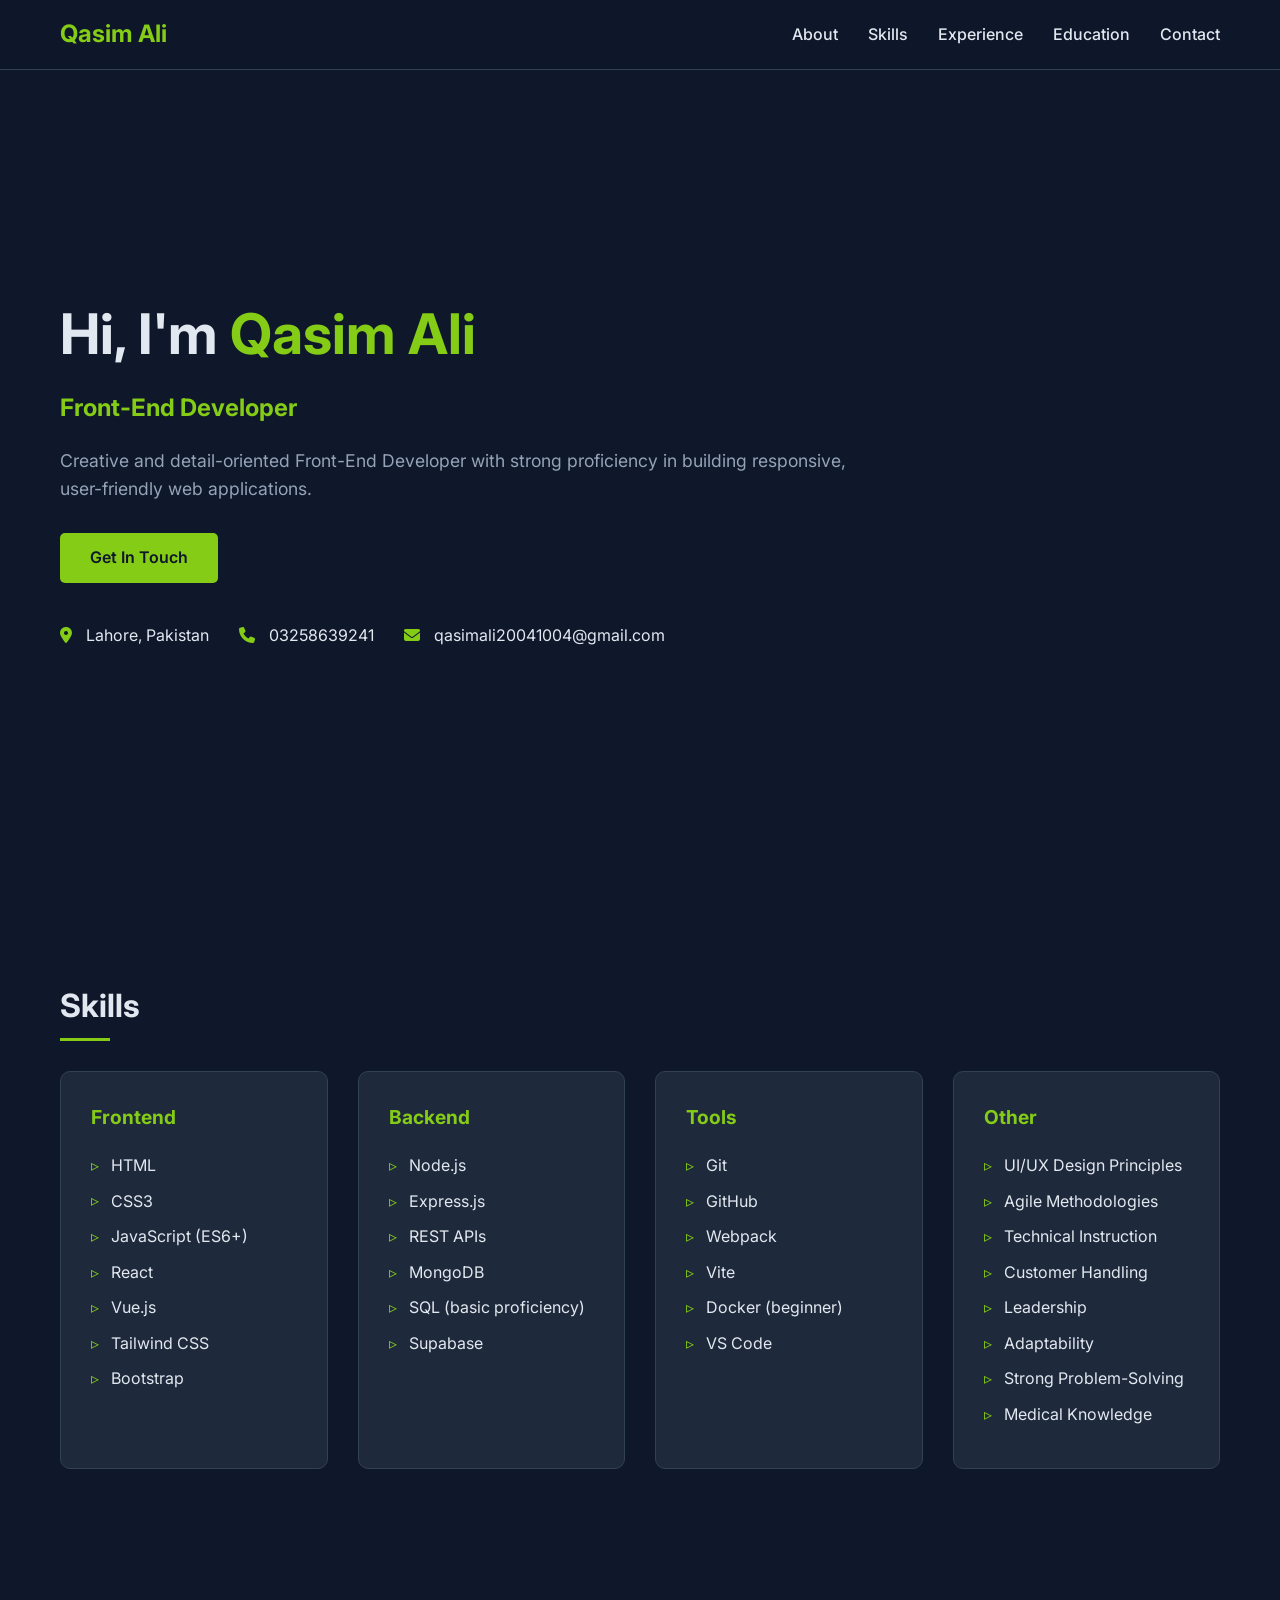
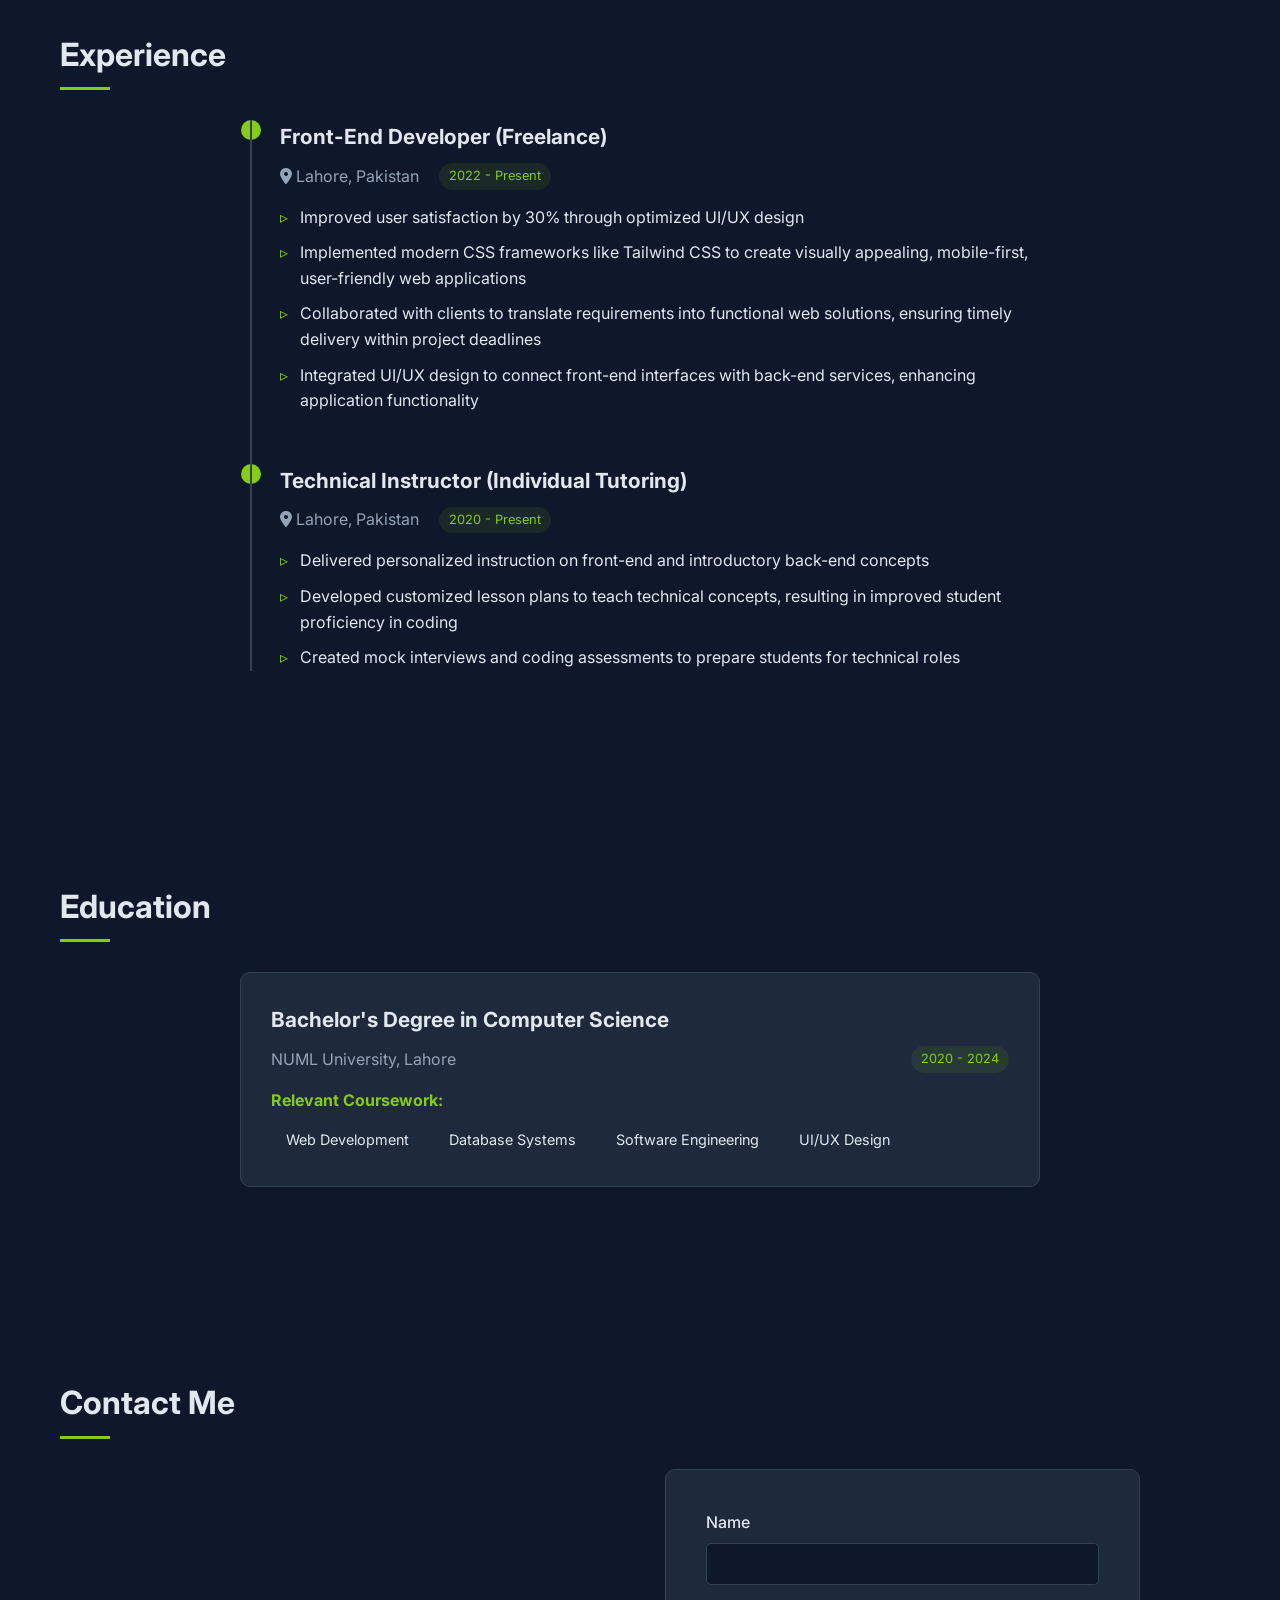
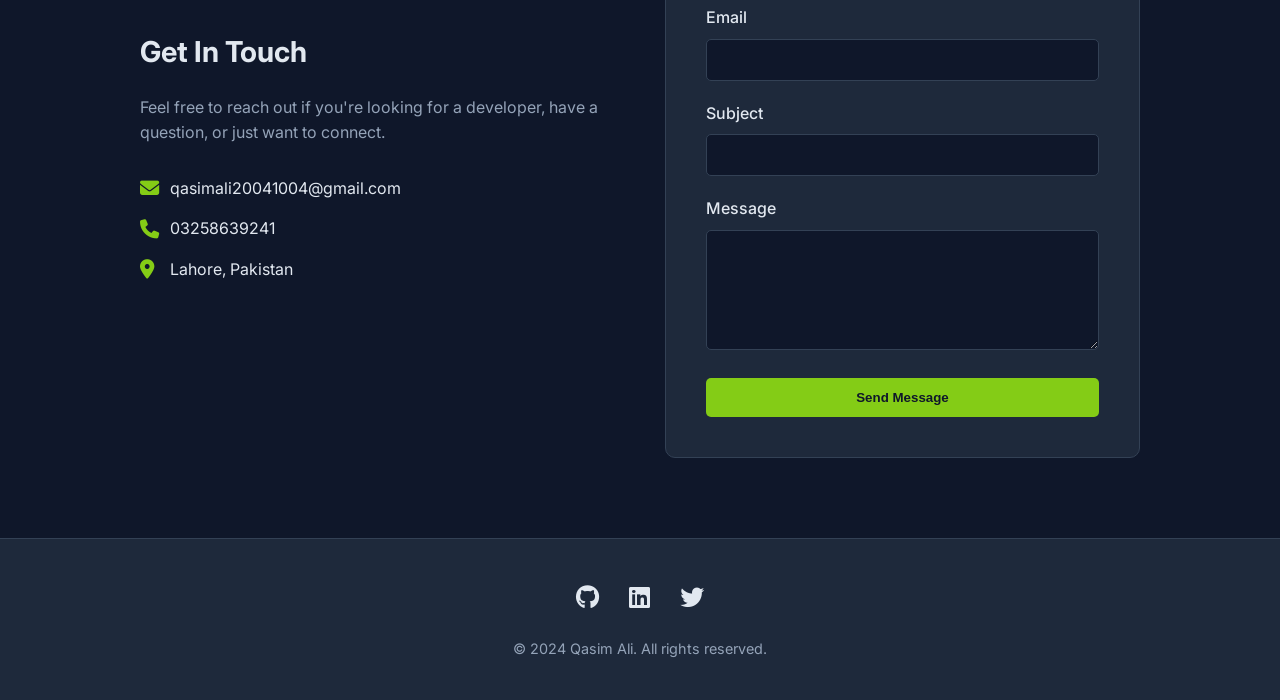
<file: portfolio.html>
<!DOCTYPE html>
<html lang="en">
<head>
    <meta charset="UTF-8">
    <meta name="viewport" content="width=device-width, initial-scale=1.0">
    <title>Qasim Ali - Portfolio</title>
    <!-- Favicon -->
    <link rel="icon" type="image/png" href="https://cdn.jsdelivr.net/npm/@fortawesome/fontawesome-free@6.4.2/svgs/solid/code.svg">
    <!-- Font Awesome -->
    <link rel="stylesheet" href="https://cdnjs.cloudflare.com/ajax/libs/font-awesome/6.4.2/css/all.min.css">
    <!-- Google Fonts -->
    <link rel="preconnect" href="https://fonts.googleapis.com">
    <link rel="preconnect" href="https://fonts.gstatic.com" crossorigin>
    <link href="https://fonts.googleapis.com/css2?family=Inter:wght@300;400;500;600;700&display=swap" rel="stylesheet">
    <style>
        :root {
            --bg-color: #0f172a;
            --text-color: #e2e8f0;
            --accent-color: #84cc16;
            --secondary-color: #1e293b;
            --muted-color: #94a3b8;
            --border-color: #334155;
            --card-bg: #1e293b;
            --header-height: 70px;
        }
        
        * {
            margin: 0;
            padding: 0;
            box-sizing: border-box;
        }
        
        body {
            font-family: 'Inter', sans-serif;
            background-color: var(--bg-color);
            color: var(--text-color);
            line-height: 1.6;
        }
        
        a {
            color: var(--accent-color);
            text-decoration: none;
            transition: all 0.3s ease;
        }
        
        a:hover {
            opacity: 0.8;
        }
        
        .container {
            width: 100%;
            max-width: 1200px;
            margin: 0 auto;
            padding: 0 20px;
        }
        
        .section {
            padding: 80px 0;
        }
        
        .section-title {
            font-size: 2rem;
            margin-bottom: 40px;
            position: relative;
            display: inline-block;
        }
        
        .section-title::after {
            content: '';
            position: absolute;
            left: 0;
            bottom: -10px;
            width: 50px;
            height: 3px;
            background-color: var(--accent-color);
        }
        
        /* Header */
        header {
            position: fixed;
            top: 0;
            left: 0;
            width: 100%;
            background-color: rgba(15, 23, 42, 0.9);
            backdrop-filter: blur(10px);
            z-index: 1000;
            border-bottom: 1px solid var(--border-color);
            height: var(--header-height);
        }
        
        .header-container {
            display: flex;
            justify-content: space-between;
            align-items: center;
            height: 100%;
        }
        
        .logo {
            font-size: 1.5rem;
            font-weight: 700;
            color: var(--accent-color);
        }
        
        .nav-links {
            display: flex;
            list-style: none;
        }
        
        .nav-links li {
            margin-left: 30px;
        }
        
        .nav-links a {
            color: var(--text-color);
            font-weight: 500;
            position: relative;
        }
        
        .nav-links a::after {
            content: '';
            position: absolute;
            left: 0;
            bottom: -5px;
            width: 0;
            height: 2px;
            background-color: var(--accent-color);
            transition: width 0.3s ease;
        }
        
        .nav-links a:hover::after {
            width: 100%;
        }
        
        .mobile-menu-btn {
            display: none;
            background: none;
            border: none;
            color: var(--text-color);
            font-size: 1.5rem;
            cursor: pointer;
        }
        
        /* Hero Section */
        .hero {
            min-height: 100vh;
            display: flex;
            align-items: center;
            padding-top: var(--header-height);
            position: relative;
        }
        
        .hero-content {
            max-width: 800px;
        }
        
        .hero-title {
            font-size: 3.5rem;
            line-height: 1.2;
            margin-bottom: 20px;
        }
        
        .hero-subtitle {
            font-size: 1.5rem;
            color: var(--accent-color);
            margin-bottom: 20px;
        }
        
        .hero-description {
            font-size: 1.1rem;
            margin-bottom: 30px;
            color: var(--muted-color);
        }
        
        .hero-cta {
            display: inline-block;
            background-color: var(--accent-color);
            color: var(--bg-color);
            padding: 12px 30px;
            border-radius: 5px;
            font-weight: 600;
            transition: all 0.3s ease;
        }
        
        .hero-cta:hover {
            transform: translateY(-3px);
            box-shadow: 0 10px 20px rgba(0, 0, 0, 0.2);
        }
        
        .hero-info {
            display: flex;
            flex-wrap: wrap;
            margin-top: 40px;
        }
        
        .info-item {
            margin-right: 30px;
            margin-bottom: 20px;
        }
        
        .info-item i {
            color: var(--accent-color);
            margin-right: 10px;
        }
        
        /* Skills Section */
        .skills-container {
            display: grid;
            grid-template-columns: repeat(auto-fill, minmax(250px, 1fr));
            gap: 30px;
        }
        
        .skill-card {
            background-color: var(--card-bg);
            border-radius: 10px;
            padding: 30px;
            border: 1px solid var(--border-color);
            transition: all 0.3s ease;
        }
        
        .skill-card:hover {
            transform: translateY(-5px);
            box-shadow: 0 10px 20px rgba(0, 0, 0, 0.1);
            border-color: var(--accent-color);
        }
        
        .skill-title {
            font-size: 1.2rem;
            margin-bottom: 20px;
            color: var(--accent-color);
        }
        
        .skill-list {
            list-style: none;
        }
        
        .skill-list li {
            margin-bottom: 10px;
            position: relative;
            padding-left: 20px;
        }
        
        .skill-list li::before {
            content: '▹';
            position: absolute;
            left: 0;
            color: var(--accent-color);
        }
        
        /* Experience Section */
        .timeline {
            position: relative;
            max-width: 800px;
            margin: 0 auto;
        }
        
        .timeline::after {
            content: '';
            position: absolute;
            width: 2px;
            background-color: var(--border-color);
            top: 0;
            bottom: 0;
            left: 0;
            margin-left: 10px;
        }
        
        .timeline-item {
            padding-left: 40px;
            position: relative;
            margin-bottom: 50px;
        }
        
        .timeline-item::before {
            content: '';
            position: absolute;
            width: 20px;
            height: 20px;
            border-radius: 50%;
            background-color: var(--accent-color);
            left: 1px;
            top: 0;
            z-index: 1;
        }
        
        .timeline-title {
            font-size: 1.3rem;
            margin-bottom: 10px;
        }
        
        .timeline-subtitle {
            font-size: 1rem;
            color: var(--muted-color);
            margin-bottom: 15px;
            display: flex;
            align-items: center;
            flex-wrap: wrap;
        }
        
        .timeline-location {
            margin-right: 20px;
        }
        
        .timeline-period {
            background-color: rgba(132, 204, 22, 0.1);
            color: var(--accent-color);
            padding: 3px 10px;
            border-radius: 20px;
            font-size: 0.8rem;
        }
        
        .timeline-achievements {
            list-style: none;
        }
        
        .timeline-achievements li {
            margin-bottom: 10px;
            position: relative;
            padding-left: 20px;
        }
        
        .timeline-achievements li::before {
            content: '▹';
            position: absolute;
            left: 0;
            color: var(--accent-color);
        }
        
        /* Education Section */
        .education-container {
            max-width: 800px;
            margin: 0 auto;
        }
        
        .education-item {
            background-color: var(--card-bg);
            border-radius: 10px;
            padding: 30px;
            margin-bottom: 30px;
            border: 1px solid var(--border-color);
            transition: all 0.3s ease;
        }
        
        .education-item:hover {
            border-color: var(--accent-color);
        }
        
        .education-title {
            font-size: 1.3rem;
            margin-bottom: 10px;
        }
        
        .education-subtitle {
            font-size: 1rem;
            color: var(--muted-color);
            margin-bottom: 15px;
            display: flex;
            align-items: center;
            justify-content: space-between;
            flex-wrap: wrap;
        }
        
        .education-period {
            background-color: rgba(132, 204, 22, 0.1);
            color: var(--accent-color);
            padding: 3px 10px;
            border-radius: 20px;
            font-size: 0.8rem;
        }
        
        .coursework-title {
            font-size: 1rem;
            margin-bottom: 10px;
            color: var(--accent-color);
        }
        
        .coursework-list {
            display: flex;
            flex-wrap: wrap;
            gap: 10px;
        }
        
        .coursework-item {
            background-color: var(--secondary-color);
            padding: 5px 15px;
            border-radius: 20px;
            font-size: 0.9rem;
        }
        
        /* Contact Section */
        .contact-container {
            display: grid;
            grid-template-columns: 1fr 1fr;
            gap: 50px;
            max-width: 1000px;
            margin: 0 auto;
        }
        
        .contact-info {
            display: flex;
            flex-direction: column;
            justify-content: center;
        }
        
        .contact-title {
            font-size: 1.8rem;
            margin-bottom: 20px;
        }
        
        .contact-description {
            margin-bottom: 30px;
            color: var(--muted-color);
        }
        
        .contact-links {
            list-style: none;
        }
        
        .contact-links li {
            margin-bottom: 15px;
            display: flex;
            align-items: center;
        }
        
        .contact-links i {
            width: 30px;
            color: var(--accent-color);
            font-size: 1.2rem;
        }
        
        .contact-form {
            background-color: var(--card-bg);
            padding: 40px;
            border-radius: 10px;
            border: 1px solid var(--border-color);
        }
        
        .form-group {
            margin-bottom: 20px;
        }
        
        .form-label {
            display: block;
            margin-bottom: 8px;
            font-weight: 500;
        }
        
        .form-control {
            width: 100%;
            padding: 12px 15px;
            background-color: var(--bg-color);
            border: 1px solid var(--border-color);
            border-radius: 5px;
            color: var(--text-color);
            font-family: 'Inter', sans-serif;
            transition: all 0.3s ease;
        }
        
        .form-control:focus {
            outline: none;
            border-color: var(--accent-color);
        }
        
        textarea.form-control {
            min-height: 120px;
            resize: vertical;
        }
        
        .submit-btn {
            background-color: var(--accent-color);
            color: var(--bg-color);
            border: none;
            padding: 12px 30px;
            border-radius: 5px;
            font-weight: 600;
            cursor: pointer;
            transition: all 0.3s ease;
            width: 100%;
        }
        
        .submit-btn:hover {
            transform: translateY(-3px);
            box-shadow: 0 10px 20px rgba(0, 0, 0, 0.2);
        }
        
        /* Footer */
        footer {
            background-color: var(--secondary-color);
            padding: 40px 0;
            text-align: center;
            border-top: 1px solid var(--border-color);
        }
        
        .footer-content {
            max-width: 600px;
            margin: 0 auto;
        }
        
        .social-links {
            display: flex;
            justify-content: center;
            list-style: none;
            margin-bottom: 20px;
        }
        
        .social-links li {
            margin: 0 15px;
        }
        
        .social-links a {
            color: var(--text-color);
            font-size: 1.5rem;
            transition: all 0.3s ease;
        }
        
        .social-links a:hover {
            color: var(--accent-color);
        }
        
        .copyright {
            color: var(--muted-color);
            font-size: 0.9rem;
        }
        
        /* Responsive Styles */
        @media (max-width: 992px) {
            .contact-container {
                grid-template-columns: 1fr;
            }
            
            .contact-info {
                margin-bottom: 40px;
            }
        }
        
        @media (max-width: 768px) {
            .section {
                padding: 60px 0;
            }
            
            .hero-title {
                font-size: 2.5rem;
            }
            
            .hero-subtitle {
                font-size: 1.2rem;
            }
            
            .nav-links {
                position: fixed;
                top: var(--header-height);
                left: 0;
                width: 100%;
                background-color: var(--secondary-color);
                flex-direction: column;
                align-items: center;
                padding: 20px 0;
                transform: translateY(-100%);
                opacity: 0;
                transition: all 0.3s ease;
                z-index: 999;
                border-bottom: 1px solid var(--border-color);
            }
            
            .nav-links.active {
                transform: translateY(0);
                opacity: 1;
            }
            
            .nav-links li {
                margin: 15px 0;
            }
            
            .mobile-menu-btn {
                display: block;
            }
            
            .skills-container {
                grid-template-columns: 1fr;
            }
        }
        
        @media (max-width: 576px) {
            .hero-title {
                font-size: 2rem;
            }
            
            .section-title {
                font-size: 1.5rem;
            }
            
            .timeline-subtitle,
            .education-subtitle {
                flex-direction: column;
                align-items: flex-start;
            }
            
            .timeline-period,
            .education-period {
                margin-top: 5px;
            }
        }
        
        /* Animation */
        @keyframes fadeIn {
            from {
                opacity: 0;
                transform: translateY(20px);
            }
            to {
                opacity: 1;
                transform: translateY(0);
            }
        }
        
        .fade-in {
            animation: fadeIn 0.5s ease forwards;
        }
        
        .delay-1 {
            animation-delay: 0.1s;
        }
        
        .delay-2 {
            animation-delay: 0.2s;
        }
        
        .delay-3 {
            animation-delay: 0.3s;
        }
        
        .delay-4 {
            animation-delay: 0.4s;
        }
        
        /* Success Message */
        .success-message {
            display: none;
            background-color: rgba(132, 204, 22, 0.1);
            color: var(--accent-color);
            padding: 15px;
            border-radius: 5px;
            margin-bottom: 20px;
            text-align: center;
        }
    </style>
</head>
<body>
    <!-- Header -->
    <header>
        <div class="container header-container">
            <a href="#" class="logo">Qasim Ali</a>
            <button class="mobile-menu-btn" id="mobileMenuBtn">
                <i class="fas fa-bars"></i>
            </button>
            <ul class="nav-links" id="navLinks">
                <li><a href="#about">About</a></li>
                <li><a href="#skills">Skills</a></li>
                <li><a href="#experience">Experience</a></li>
                <li><a href="#education">Education</a></li>
                <li><a href="#contact">Contact</a></li>
            </ul>
        </div>
    </header>

    <!-- Hero Section -->
    <section class="hero" id="about">
        <div class="container">
            <div class="hero-content fade-in">
                <h1 class="hero-title">Hi, I'm <span style="color: var(--accent-color);">Qasim Ali</span></h1>
                <h2 class="hero-subtitle">Front-End Developer</h2>
                <p class="hero-description">Creative and detail-oriented Front-End Developer with strong proficiency in building responsive, user-friendly web applications.</p>
                <a href="#contact" class="hero-cta">Get In Touch</a>
                
                <div class="hero-info">
                    <div class="info-item fade-in delay-1">
                        <i class="fas fa-map-marker-alt"></i>
                        <span>Lahore, Pakistan</span>
                    </div>
                    <div class="info-item fade-in delay-2">
                        <i class="fas fa-phone"></i>
                        <span>03258639241</span>
                    </div>
                    <div class="info-item fade-in delay-3">
                        <i class="fas fa-envelope"></i>
                        <span>qasimali20041004@gmail.com</span>
                    </div>
                </div>
            </div>
        </div>
    </section>

    <!-- Skills Section -->
    <section class="section" id="skills">
        <div class="container">
            <h2 class="section-title">Skills</h2>
            <div class="skills-container">
                <div class="skill-card fade-in">
                    <h3 class="skill-title">Frontend</h3>
                    <ul class="skill-list">
                        <li>HTML</li>
                        <li>CSS3</li>
                        <li>JavaScript (ES6+)</li>
                        <li>React</li>
                        <li>Vue.js</li>
                        <li>Tailwind CSS</li>
                        <li>Bootstrap</li>
                    </ul>
                </div>
                
                <div class="skill-card fade-in delay-1">
                    <h3 class="skill-title">Backend</h3>
                    <ul class="skill-list">
                        <li>Node.js</li>
                        <li>Express.js</li>
                        <li>REST APIs</li>
                        <li>MongoDB</li>
                        <li>SQL (basic proficiency)</li>
                        <li>Supabase</li>
                    </ul>
                </div>
                
                <div class="skill-card fade-in delay-2">
                    <h3 class="skill-title">Tools</h3>
                    <ul class="skill-list">
                        <li>Git</li>
                        <li>GitHub</li>
                        <li>Webpack</li>
                        <li>Vite</li>
                        <li>Docker (beginner)</li>
                        <li>VS Code</li>
                    </ul>
                </div>
                
                <div class="skill-card fade-in delay-3">
                    <h3 class="skill-title">Other</h3>
                    <ul class="skill-list">
                        <li>UI/UX Design Principles</li>
                        <li>Agile Methodologies</li>
                        <li>Technical Instruction</li>
                        <li>Customer Handling</li>
                        <li>Leadership</li>
                        <li>Adaptability</li>
                        <li>Strong Problem-Solving</li>
                        <li>Medical Knowledge</li>
                    </ul>
                </div>
            </div>
        </div>
    </section>

    <!-- Experience Section -->
    <section class="section" id="experience">
        <div class="container">
            <h2 class="section-title">Experience</h2>
            <div class="timeline">
                <div class="timeline-item fade-in">
                    <h3 class="timeline-title">Front-End Developer (Freelance)</h3>
                    <div class="timeline-subtitle">
                        <span class="timeline-location"><i class="fas fa-map-marker-alt"></i> Lahore, Pakistan</span>
                        <span class="timeline-period">2022 - Present</span>
                    </div>
                    <ul class="timeline-achievements">
                        <li>Improved user satisfaction by 30% through optimized UI/UX design</li>
                        <li>Implemented modern CSS frameworks like Tailwind CSS to create visually appealing, mobile-first, user-friendly web applications</li>
                        <li>Collaborated with clients to translate requirements into functional web solutions, ensuring timely delivery within project deadlines</li>
                        <li>Integrated UI/UX design to connect front-end interfaces with back-end services, enhancing application functionality</li>
                    </ul>
                </div>
                
                <div class="timeline-item fade-in delay-1">
                    <h3 class="timeline-title">Technical Instructor (Individual Tutoring)</h3>
                    <div class="timeline-subtitle">
                        <span class="timeline-location"><i class="fas fa-map-marker-alt"></i> Lahore, Pakistan</span>
                        <span class="timeline-period">2020 - Present</span>
                    </div>
                    <ul class="timeline-achievements">
                        <li>Delivered personalized instruction on front-end and introductory back-end concepts</li>
                        <li>Developed customized lesson plans to teach technical concepts, resulting in improved student proficiency in coding</li>
                        <li>Created mock interviews and coding assessments to prepare students for technical roles</li>
                    </ul>
                </div>
            </div>
        </div>
    </section>

    <!-- Education Section -->
    <section class="section" id="education">
        <div class="container">
            <h2 class="section-title">Education</h2>
            <div class="education-container">
                <div class="education-item fade-in">
                    <h3 class="education-title">Bachelor's Degree in Computer Science</h3>
                    <div class="education-subtitle">
                        <span>NUML University, Lahore</span>
                        <span class="education-period">2020 - 2024</span>
                    </div>
                    <h4 class="coursework-title">Relevant Coursework:</h4>
                    <div class="coursework-list">
                        <span class="coursework-item">Web Development</span>
                        <span class="coursework-item">Database Systems</span>
                        <span class="coursework-item">Software Engineering</span>
                        <span class="coursework-item">UI/UX Design</span>
                    </div>
                </div>
            </div>
        </div>
    </section>

    <!-- Contact Section -->
    <section class="section" id="contact">
        <div class="container">
            <h2 class="section-title">Contact Me</h2>
            <div class="contact-container">
                <div class="contact-info fade-in">
                    <h3 class="contact-title">Get In Touch</h3>
                    <p class="contact-description">Feel free to reach out if you're looking for a developer, have a question, or just want to connect.</p>
                    <ul class="contact-links">
                        <li>
                            <i class="fas fa-envelope"></i>
                            <span>qasimali20041004@gmail.com</span>
                        </li>
                        <li>
                            <i class="fas fa-phone"></i>
                            <span>03258639241</span>
                        </li>
                        <li>
                            <i class="fas fa-map-marker-alt"></i>
                            <span>Lahore, Pakistan</span>
                        </li>
                    </ul>
                </div>
                
                <div class="contact-form fade-in delay-1">
                    <div class="success-message" id="successMessage">
                        <i class="fas fa-check-circle"></i> Your message has been sent successfully!
                    </div>
                    <form id="contactForm">
                        <div class="form-group">
                            <label for="name" class="form-label">Name</label>
                            <input type="text" id="name" class="form-control" required>
                        </div>
                        <div class="form-group">
                            <label for="email" class="form-label">Email</label>
                            <input type="email" id="email" class="form-control" required>
                        </div>
                        <div class="form-group">
                            <label for="subject" class="form-label">Subject</label>
                            <input type="text" id="subject" class="form-control" required>
                        </div>
                        <div class="form-group">
                            <label for="message" class="form-label">Message</label>
                            <textarea id="message" class="form-control" required></textarea>
                        </div>
                        <button type="submit" class="submit-btn">Send Message</button>
                    </form>
                </div>
            </div>
        </div>
    </section>

    <!-- Footer -->
    <footer>
        <div class="container">
            <div class="footer-content">
                <ul class="social-links">
                    <li><a href="https://github.com" target="_blank"><i class="fab fa-github"></i></a></li>
                    <li><a href="https://linkedin.com" target="_blank"><i class="fab fa-linkedin"></i></a></li>
                    <li><a href="https://twitter.com" target="_blank"><i class="fab fa-twitter"></i></a></li>
                </ul>
                <p class="copyright">© 2024 Qasim Ali. All rights reserved.</p>
            </div>
        </div>
    </footer>

    <script>
        // Mobile Menu Toggle
        const mobileMenuBtn = document.getElementById('mobileMenuBtn');
        const navLinks = document.getElementById('navLinks');
        
        mobileMenuBtn.addEventListener('click', () => {
            navLinks.classList.toggle('active');
            mobileMenuBtn.innerHTML = navLinks.classList.contains('active') ? 
                '<i class="fas fa-times"></i>' : '<i class="fas fa-bars"></i>';
        });
        
        // Close mobile menu when clicking on a link
        document.querySelectorAll('.nav-links a').forEach(link => {
            link.addEventListener('click', () => {
                navLinks.classList.remove('active');
                mobileMenuBtn.innerHTML = '<i class="fas fa-bars"></i>';
            });
        });
        
        // Smooth scrolling for anchor links
        document.querySelectorAll('a[href^="#"]').forEach(anchor => {
            anchor.addEventListener('click', function(e) {
                e.preventDefault();
                
                const targetId = this.getAttribute('href');
                const targetElement = document.querySelector(targetId);
                
                if (targetElement) {
                    window.scrollTo({
                        top: targetElement.offsetTop - 70,
                        behavior: 'smooth'
                    });
                }
            });
        });
        
        // Intersection Observer for fade-in animations
        const fadeElements = document.querySelectorAll('.fade-in');
        
        const fadeObserver = new IntersectionObserver((entries) => {
            entries.forEach(entry => {
                if (entry.isIntersecting) {
                    entry.target.style.opacity = 1;
                    entry.target.style.transform = 'translateY(0)';
                    fadeObserver.unobserve(entry.target);
                }
            });
        }, { threshold: 0.1 });
        
        fadeElements.forEach(element => {
            element.style.opacity = 0;
            element.style.transform = 'translateY(20px)';
            element.style.transition = 'opacity 0.5s ease, transform 0.5s ease';
            fadeObserver.observe(element);
        });
        
        // Contact Form Handling
        const contactForm = document.getElementById('contactForm');
        const successMessage = document.getElementById('successMessage');
        
        contactForm.addEventListener('submit', function(e) {
            e.preventDefault();
            
            // In a real implementation, you would send the form data to a server
            // For this standalone version, we'll just show a success message
            
            // Get form values
            const name = document.getElementById('name').value;
            const email = document.getElementById('email').value;
            const subject = document.getElementById('subject').value;
            const message = document.getElementById('message').value;
            
            // Log the form data (for demonstration)
            console.log({ name, email, subject, message });
            
            // Show success message
            successMessage.style.display = 'block';
            
            // Reset form
            contactForm.reset();
            
            // Hide success message after 5 seconds
            setTimeout(() => {
                successMessage.style.display = 'none';
            }, 5000);
        });
    </script>
</body>
</html>
</file>
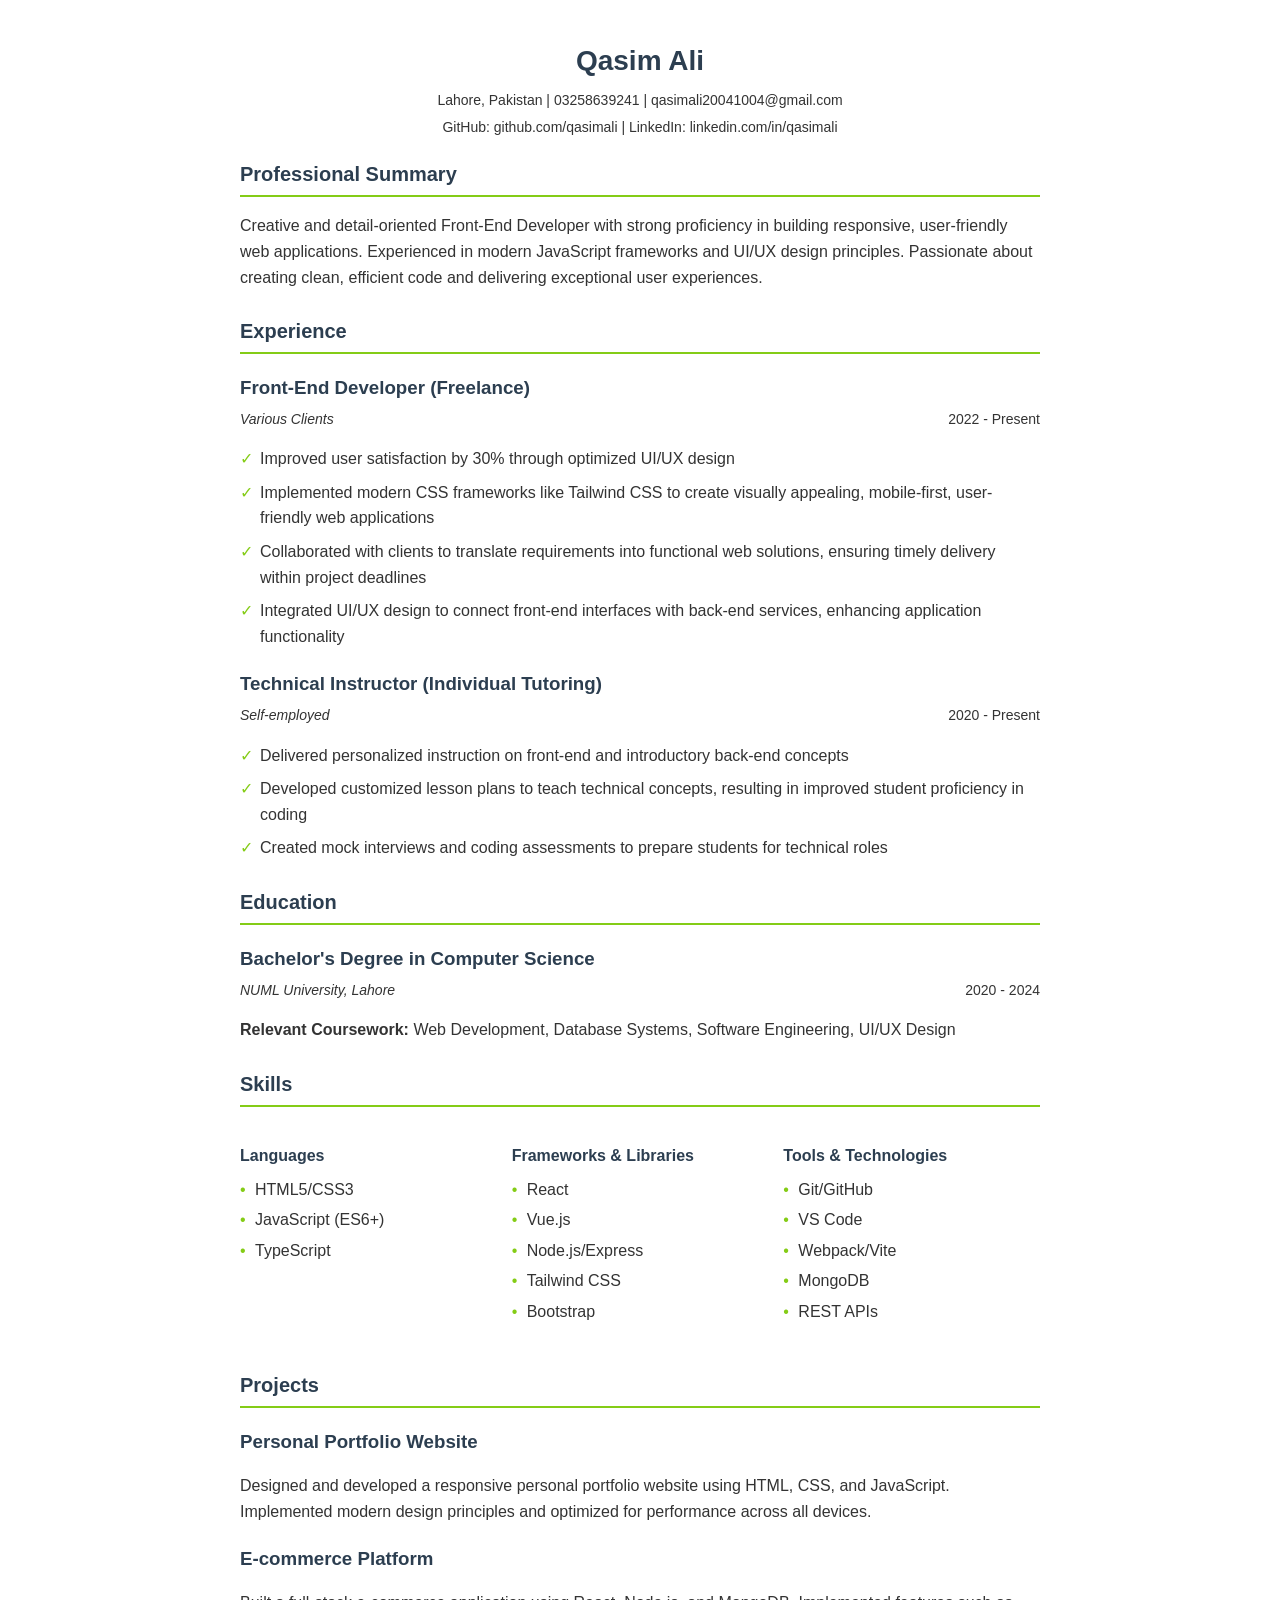
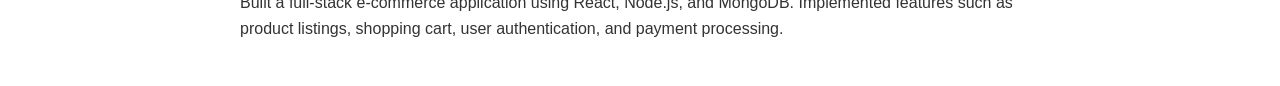
<file: resume.html>
<!DOCTYPE html>
<html lang="en">
<head>
    <meta charset="UTF-8">
    <meta name="viewport" content="width=device-width, initial-scale=1.0">
    <title>Qasim Ali - Resume</title>
    <style>
        body {
            font-family: 'Arial', sans-serif;
            line-height: 1.6;
            color: #333;
            max-width: 800px;
            margin: 0 auto;
            padding: 20px;
        }
        
        h1, h2, h3, h4 {
            color: #2c3e50;
        }
        
        h1 {
            text-align: center;
            font-size: 28px;
            margin-bottom: 5px;
        }
        
        .contact-info {
            text-align: center;
            margin-bottom: 20px;
            font-size: 14px;
        }
        
        .contact-info p {
            margin: 5px 0;
        }
        
        .section {
            margin-bottom: 25px;
        }
        
        .section-title {
            border-bottom: 2px solid #84cc16;
            padding-bottom: 5px;
            margin-bottom: 15px;
            font-size: 20px;
        }
        
        .job, .education {
            margin-bottom: 20px;
        }
        
        .job-title, .degree {
            font-weight: bold;
            margin-bottom: 5px;
        }
        
        .job-details, .education-details {
            display: flex;
            justify-content: space-between;
            font-size: 14px;
            margin-bottom: 10px;
        }
        
        .company, .institution {
            font-style: italic;
        }
        
        .skills-container {
            display: grid;
            grid-template-columns: repeat(3, 1fr);
            gap: 15px;
        }
        
        .skill-category {
            margin-bottom: 15px;
        }
        
        .skill-category h4 {
            margin-bottom: 8px;
        }
        
        .skill-list {
            list-style-type: none;
            padding-left: 0;
            margin: 0;
        }
        
        .skill-list li {
            margin-bottom: 5px;
            position: relative;
            padding-left: 15px;
        }
        
        .skill-list li::before {
            content: '•';
            position: absolute;
            left: 0;
            color: #84cc16;
        }
        
        .achievements {
            list-style-type: none;
            padding-left: 0;
        }
        
        .achievements li {
            margin-bottom: 8px;
            position: relative;
            padding-left: 20px;
        }
        
        .achievements li::before {
            content: '✓';
            position: absolute;
            left: 0;
            color: #84cc16;
        }
        
        @media print {
            body {
                padding: 0;
                font-size: 12px;
            }
            
            h1 {
                font-size: 24px;
            }
            
            .section-title {
                font-size: 18px;
            }
        }
    </style>
</head>
<body>
    <header>
        <h1>Qasim Ali</h1>
        <div class="contact-info">
            <p>Lahore, Pakistan | 03258639241 | qasimali20041004@gmail.com</p>
            <p>GitHub: github.com/qasimali | LinkedIn: linkedin.com/in/qasimali</p>
        </div>
    </header>
    
    <div class="section">
        <h2 class="section-title">Professional Summary</h2>
        <p>Creative and detail-oriented Front-End Developer with strong proficiency in building responsive, user-friendly web applications. Experienced in modern JavaScript frameworks and UI/UX design principles. Passionate about creating clean, efficient code and delivering exceptional user experiences.</p>
    </div>
    
    <div class="section">
        <h2 class="section-title">Experience</h2>
        
        <div class="job">
            <h3 class="job-title">Front-End Developer (Freelance)</h3>
            <div class="job-details">
                <span class="company">Various Clients</span>
                <span class="period">2022 - Present</span>
            </div>
            <ul class="achievements">
                <li>Improved user satisfaction by 30% through optimized UI/UX design</li>
                <li>Implemented modern CSS frameworks like Tailwind CSS to create visually appealing, mobile-first, user-friendly web applications</li>
                <li>Collaborated with clients to translate requirements into functional web solutions, ensuring timely delivery within project deadlines</li>
                <li>Integrated UI/UX design to connect front-end interfaces with back-end services, enhancing application functionality</li>
            </ul>
        </div>
        
        <div class="job">
            <h3 class="job-title">Technical Instructor (Individual Tutoring)</h3>
            <div class="job-details">
                <span class="company">Self-employed</span>
                <span class="period">2020 - Present</span>
            </div>
            <ul class="achievements">
                <li>Delivered personalized instruction on front-end and introductory back-end concepts</li>
                <li>Developed customized lesson plans to teach technical concepts, resulting in improved student proficiency in coding</li>
                <li>Created mock interviews and coding assessments to prepare students for technical roles</li>
            </ul>
        </div>
    </div>
    
    <div class="section">
        <h2 class="section-title">Education</h2>
        
        <div class="education">
            <h3 class="degree">Bachelor's Degree in Computer Science</h3>
            <div class="education-details">
                <span class="institution">NUML University, Lahore</span>
                <span class="period">2020 - 2024</span>
            </div>
            <p><strong>Relevant Coursework:</strong> Web Development, Database Systems, Software Engineering, UI/UX Design</p>
        </div>
    </div>
    
    <div class="section">
        <h2 class="section-title">Skills</h2>
        
        <div class="skills-container">
            <div class="skill-category">
                <h4>Languages</h4>
                <ul class="skill-list">
                    <li>HTML5/CSS3</li>
                    <li>JavaScript (ES6+)</li>
                    <li>TypeScript</li>
                </ul>
            </div>
            
            <div class="skill-category">
                <h4>Frameworks & Libraries</h4>
                <ul class="skill-list">
                    <li>React</li>
                    <li>Vue.js</li>
                    <li>Node.js/Express</li>
                    <li>Tailwind CSS</li>
                    <li>Bootstrap</li>
                </ul>
            </div>
            
            <div class="skill-category">
                <h4>Tools & Technologies</h4>
                <ul class="skill-list">
                    <li>Git/GitHub</li>
                    <li>VS Code</li>
                    <li>Webpack/Vite</li>
                    <li>MongoDB</li>
                    <li>REST APIs</li>
                </ul>
            </div>
        </div>
    </div>
    
    <div class="section">
        <h2 class="section-title">Projects</h2>
        
        <div class="job">
            <h3 class="job-title">Personal Portfolio Website</h3>
            <p>Designed and developed a responsive personal portfolio website using HTML, CSS, and JavaScript. Implemented modern design principles and optimized for performance across all devices.</p>
        </div>
        
        <div class="job">
            <h3 class="job-title">E-commerce Platform</h3>
            <p>Built a full-stack e-commerce application using React, Node.js, and MongoDB. Implemented features such as product listings, shopping cart, user authentication, and payment processing.</p>
        </div>
    </div>
</body>
</html>
</file>
